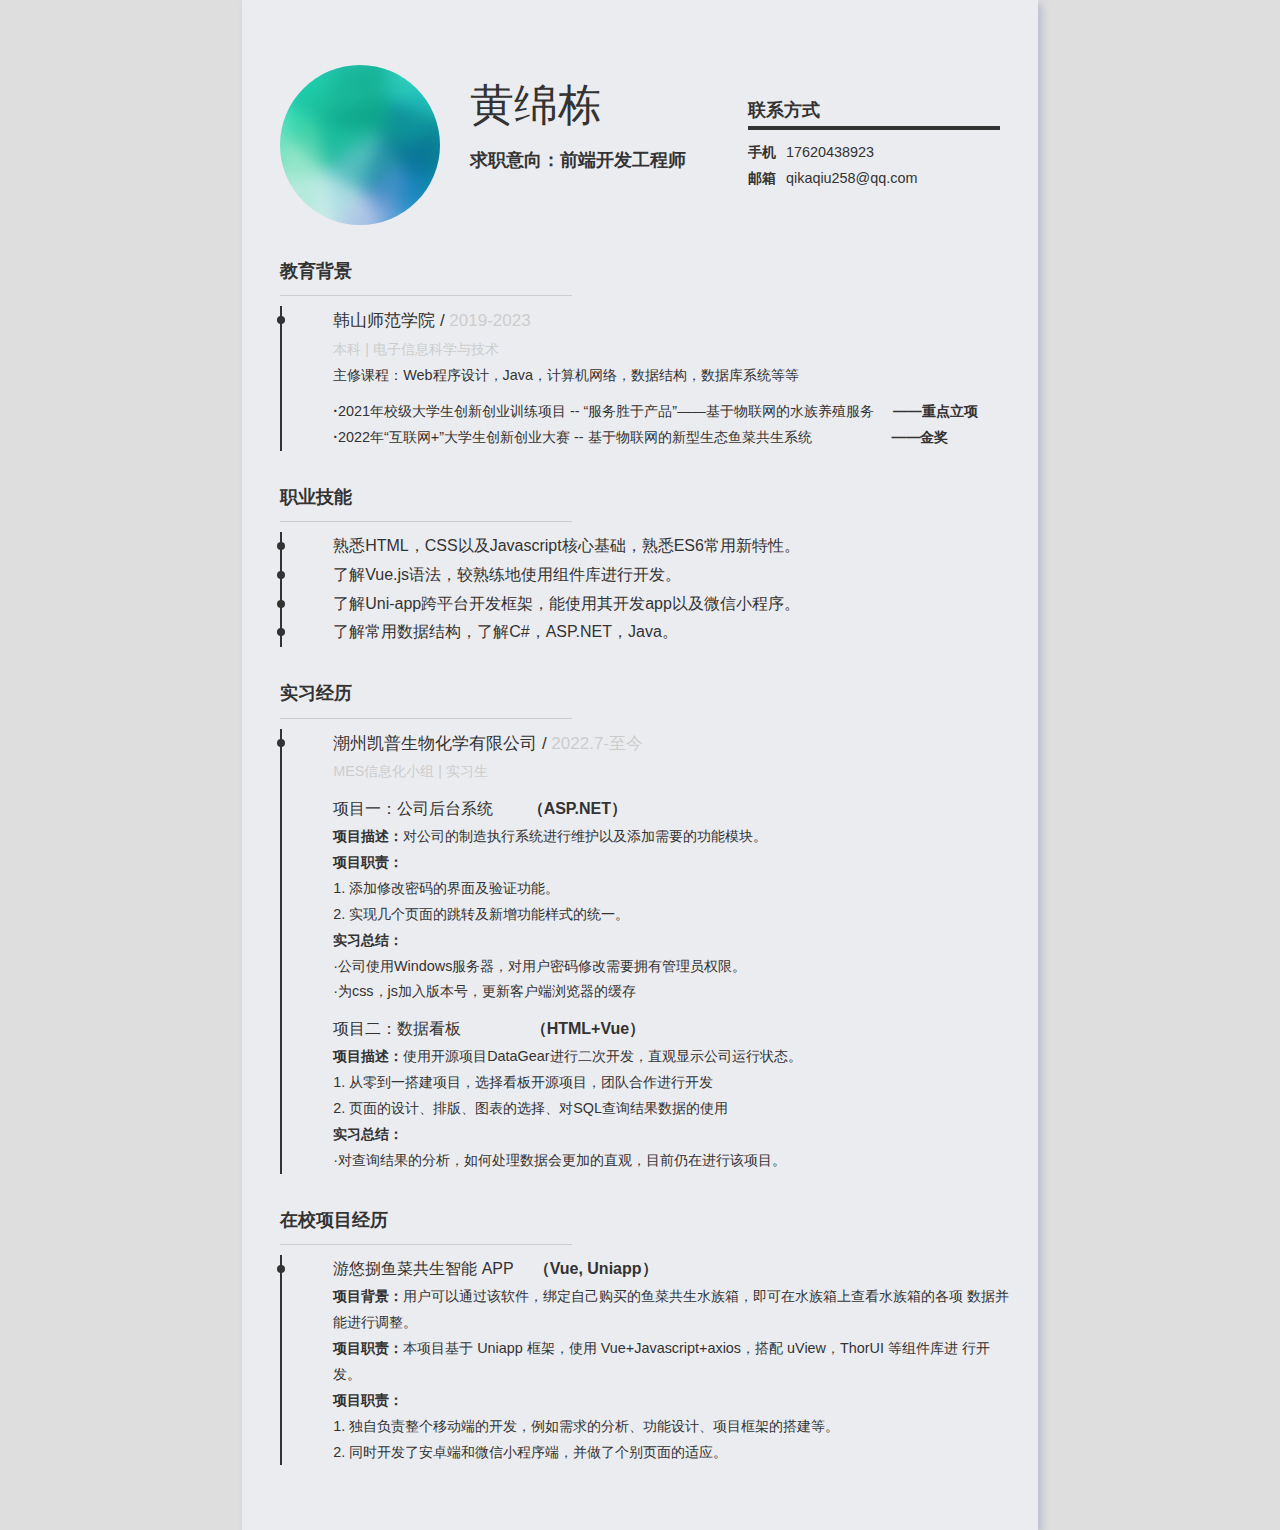
<file: default.html>
<!doctype html>
<html>

<head>
  <meta charset="utf-8">
  <link rel="stylesheet" href="./src/theme.css">
</head>

<body>
  <div id="wrap">
    <section class="personal">
      <div class="name">
        <div class="circle">
        </div>
        <h1>黄绵栋</h1>
        <p>求职意向：前端开发工程师</p>
      </div>
      <dl class="contacts">
        <br>
        <dt style="margin-top:3px;">联系方式</dt>
        <dd><strong>手机</strong>17620438923 </dd>
        <dd><strong>邮箱</strong>qikaqiu258@qq.com</dd>
      </dl>
    </section>
    <!-- 教育背景 -->
    <section class="education">
      <h2>教育背景</h2>
      <ul>
        <li>
          <h3>韩山师范学院 / <span class="lighter">2019-2023</span></h3>
          <p class="intro">本科 | 电子信息科学与技术</p>
          <p class="detail">主修课程：Web程序设计，Java，计算机网络，数据结构，数据库系统等等</p>
          <p><b>·</b>2021年校级大学生创新创业训练项目 -- “服务胜于产品”——基于物联网的水族养殖服务 <b style="margin-left:15px;">——重点立项</b></p>
          <p><b>·</b>2022年“互联网+”大学生创新创业大赛 -- 基于物联网的新型生态鱼菜共生系统<b style=" margin-left:80px;">——金奖</b></p>
        </li>
      </ul>
    </section>
    <!-- 职业技能 -->
    <section class="skills">
      <h2>职业技能</h2>
      <ul>
        <li>
          <h4>熟悉HTML，CSS以及Javascript核心基础，熟悉ES6常用新特性。 </h4>
        </li>
        <li>
          <h4>了解Vue.js语法，较熟练地使用组件库进行开发。 </h4>
        </li>
        <li>
          <h4>了解Uni-app跨平台开发框架，能使用其开发app以及微信小程序。 </h4>
        </li>
        <li>
          <h4>了解常用数据结构，了解C#，ASP.NET，Java。 </h4>
        </li>
      </ul>
    </section>
    <!-- 实习经历 -->
    <section class="experience">
      <h2>实习经历</h2>
      <ul>
        <li>
          <h3>潮州凯普生物化学有限公司 / <span class="lighter">2022.7-至今</span></h3>
          <p class="intro">MES信息化小组 | 实习生</p>
          <p class="detail">
          <h4>项目一：公司后台系统 <b style="margin-left: 30px;">（ASP.NET）</b></h4>
          <p><b>项目描述：</b>对公司的制造执行系统进行维护以及添加需要的功能模块。</p>
          <p><b>项目职责：</b></p>
          <p>1. 添加修改密码的界面及验证功能。</p>
          <p>2. 实现几个页面的跳转及新增功能样式的统一。</p>
          <p><b>实习总结：</b></p>
          <p>·公司使用Windows服务器，对用户密码修改需要拥有管理员权限。</p>
          <p>·为css，js加入版本号，更新客户端浏览器的缓存</p>
          </p>
          <p class="detail">
          <h4>项目二：数据看板 <b style="margin-left: 65px;">（HTML+Vue）</b></h4>
          <p><b>项目描述：</b>使用开源项目DataGear进行二次开发，直观显示公司运行状态。</p>
          <p>1. 从零到一搭建项目，选择看板开源项目，团队合作进行开发</p>
          <p>2. 页面的设计、排版、图表的选择、对SQL查询结果数据的使用</p>
          <p><b>实习总结：</b></p>
          <p>·对查询结果的分析，如何处理数据会更加的直观，目前仍在进行该项目。</p>
          </p>
        </li>
      </ul>
    </section>
    <!-- 在校项目经历 -->
    <section class="experience">
      <h2>在校项目经历</h2>
      <ul>
        <li>
          <h4>游悠捌鱼菜共生智能 APP<b style="margin-left: 20px;">（Vue, Uniapp）</b></h4>
          <p><b>项目背景：</b>用户可以通过该软件，绑定自己购买的鱼菜共生水族箱，即可在水族箱上查看水族箱的各项
            数据并能进行调整。
          </p>
          <p><b>项目职责：</b>本项目基于 Uniapp 框架，使用 Vue+Javascript+axios，搭配 uView，ThorUI 等组件库进
            行开发。</p>
          <p><b>项目职责：</b></p>
          <p>
            1. 独自负责整个移动端的开发，例如需求的分析、功能设计、项目框架的搭建等。
          </p>
          <p>
            2. 同时开发了安卓端和微信小程序端，并做了个别页面的适应。
          </p>
        </li>
      </ul>
    </section>
  </div>
</body>

</html>
</file>
<file: src/theme.css>
* {
  /* box-sizing: border-box; */
  margin: 0;
  padding: 0;
}

li {
  list-style: none;
}

body {
  font: 14px/1.8 Arial, "PingFang SC", "Hiragino Sans GB", "Microsoft YaHei",
    "WenQuanYi Micro Hei", sans-serif;
  background-color: #dedede;
  color: #333;
  font-size: 0.9rem;
}

#wrap {
  max-width: 720px;
  margin: 0 auto;
  background-color: #ebecf0;
  padding: 65px 3vw;
  box-shadow: 4px 4px 8px #babecc;
}

#downloadBtn {
  position: relative;
  float: right;
  top: -20px;
  width: 150px;
  height: 25px;
  text-align: center;
  font-size: 0.9rem;
  border-radius: 5px;
  background: linear-gradient(145deg, #fff, #e6e6e6);
  box-shadow: 4px 4px 8px #babecc, -4px -4px 8px #fff;
  background-color: #ccc;
  transition: all 0.2s ease-in-out;
}

#downloadBtn::before {
  content: "DOWNLOAD AS PDF";
  /* 字体渐变色 */
  background-image: linear-gradient(#17b195, #2888bb, #a5c2e3);
  background-clip: text;
  -webkit-background-clip: text;
  color: transparent;
}

#downloadBtn:hover {
  box-shadow: 2px 2px 4px #d9d9d9, -2px -2px 4px #fff;
}

#downloadBtn:active {
  box-shadow: inset 1px 1px 2px #ccc, inset -1px -1px 2px #fff;
}

#downloadBtn a {
  display: block;
  /* text-indent: -9999px; */
  opacity: 0;
  margin-top: -25px;
  overflow: hidden;
  width: 150px;
  height: 25px;
}

.lighter {
  color: #ccc;
}

section:after {
  content: "";
  display: block;
  clear: both;
}

section h2 {
  font-size: 18px;
  border-bottom: 1px solid #ccc;
  padding-bottom: 8px;
  margin-top: 30px;
  margin-bottom: 10px;
  width: 40%;
}

section h3 {
  font-size: 17px;
  font-weight: normal;
  width: 100%;
}

section h4 {
  font-size: 16px;
  font-weight: normal;
  width: 100%;
}

section .intro {
  color: #ccc;
  width: 100%;
}

section .detail {
  padding-bottom: 10px;
  width: 100%;
}

.personal .name {
  float: left;
  width: 65%;
}

.personal .contacts {
  float: left;
  width: 35%;
}

.personal .circle {
  position: relative;
  float: left;
  width: 160px;
  height: 160px;
  background-image: url(./pic.jpg);
  /* 背景图不平铺 */
  background-repeat: no-repeat;
  /* 让背景图基于容器大小伸缩 */
  background-size: cover;
  /* 设置背景颜色，背景图加载过程中会显示背景色 */
  background-color: #464646;
  border-radius: 50%;
}

.personal .name h1 {
  font-size: 44px;
  font-weight: normal;
  margin-left: 190px;
}

.personal .name p {
  width: auto;
  font-size: 18px;
  font-weight: bold;
  margin-left: 190px;
}

.personal .contacts dt {
  font-size: 18px;
  font-weight: bold;
  border-bottom: 4px solid #333;
  margin-bottom: 10px;
}

.personal .contacts strong {
  margin-right: 10px;
}

.experience li,
.education li,
.schoolExp li,
.skills li {
  border-left: 2px solid #333;
  padding-left: 4vw;
  position: relative;
}

.experience,
.education,
.schoolExp,
.skills,
.campusExp {
  width: 730px;
}

.experience li:before,
.education li::before,
.schoolExp li::before,
.skills li:before {
  content: "";
  position: absolute;
  left: -5px;
  display: inline-block;
  top: 10px;
  width: 8px;
  border-radius: 50%;
  height: 8px;
  background-color: #333;
}

.campusExp li {
  padding-left: 4vw;
  position: relative;
}
</file>
